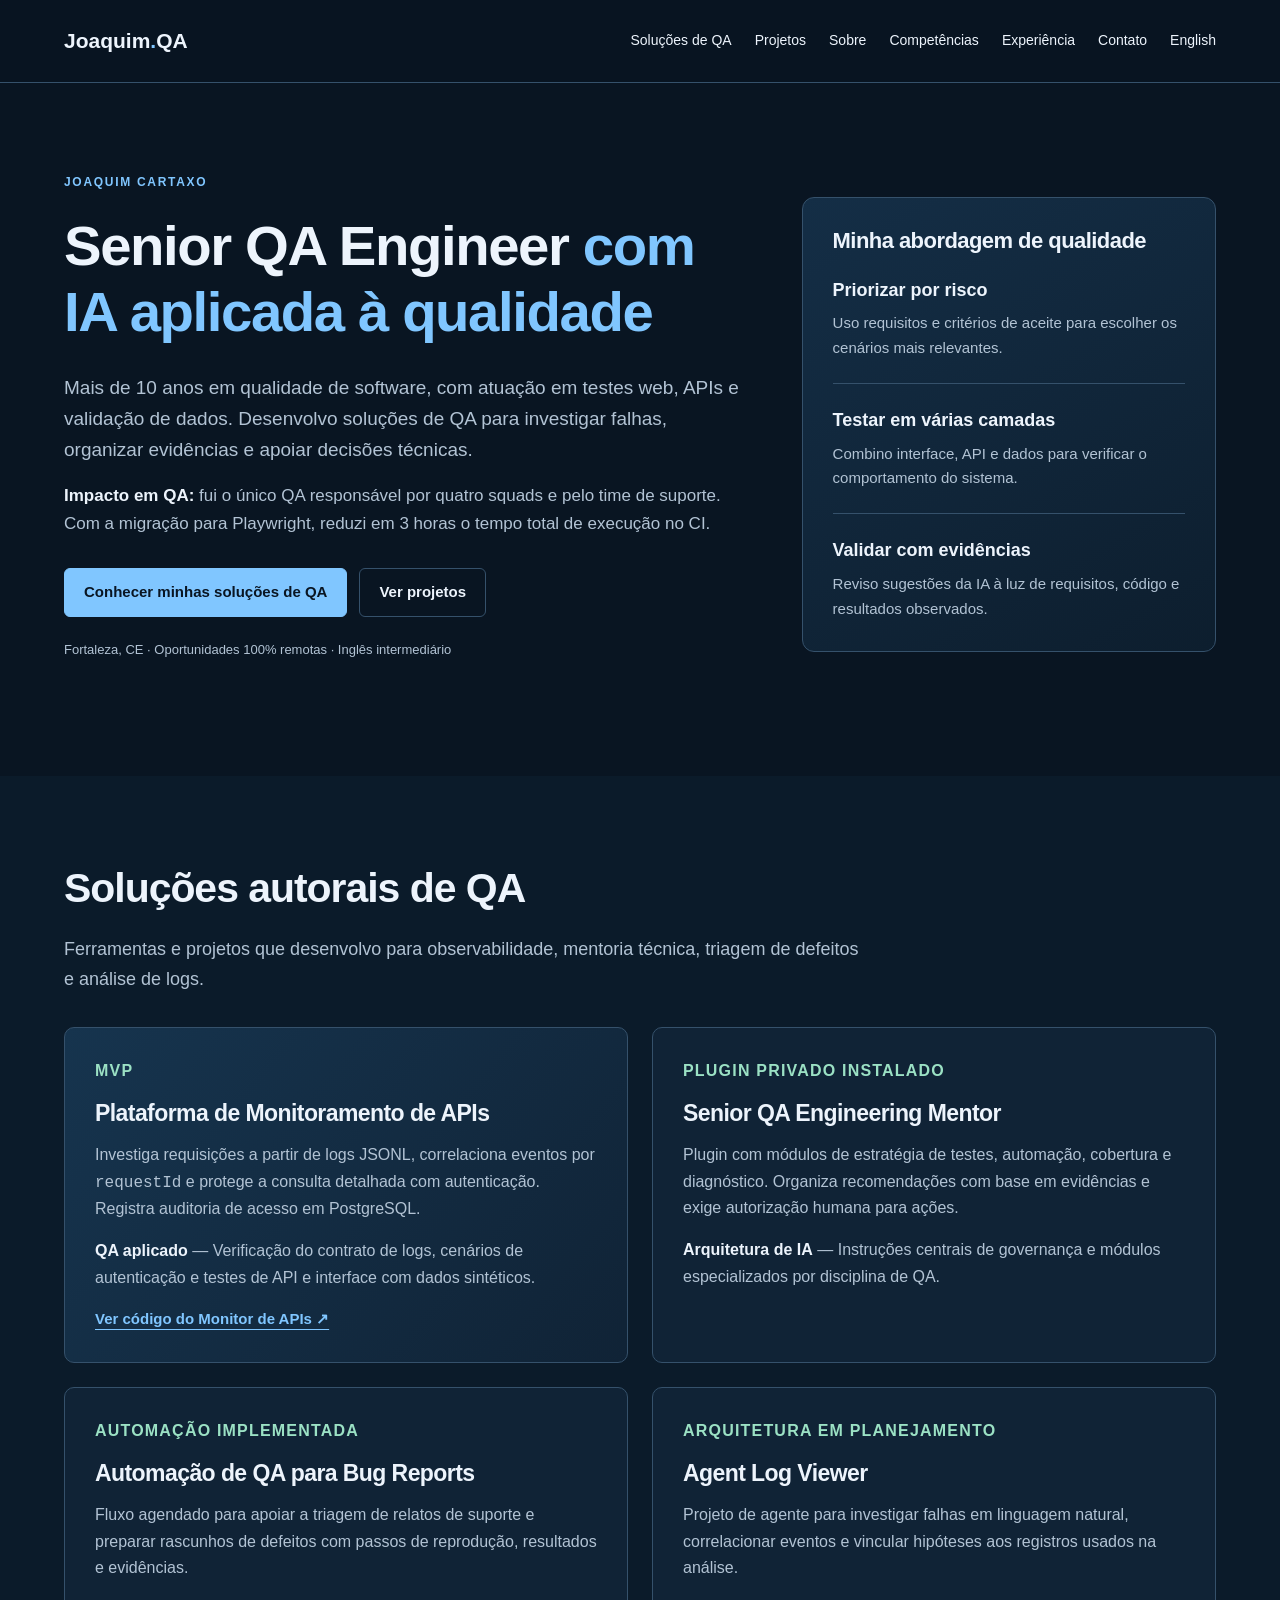
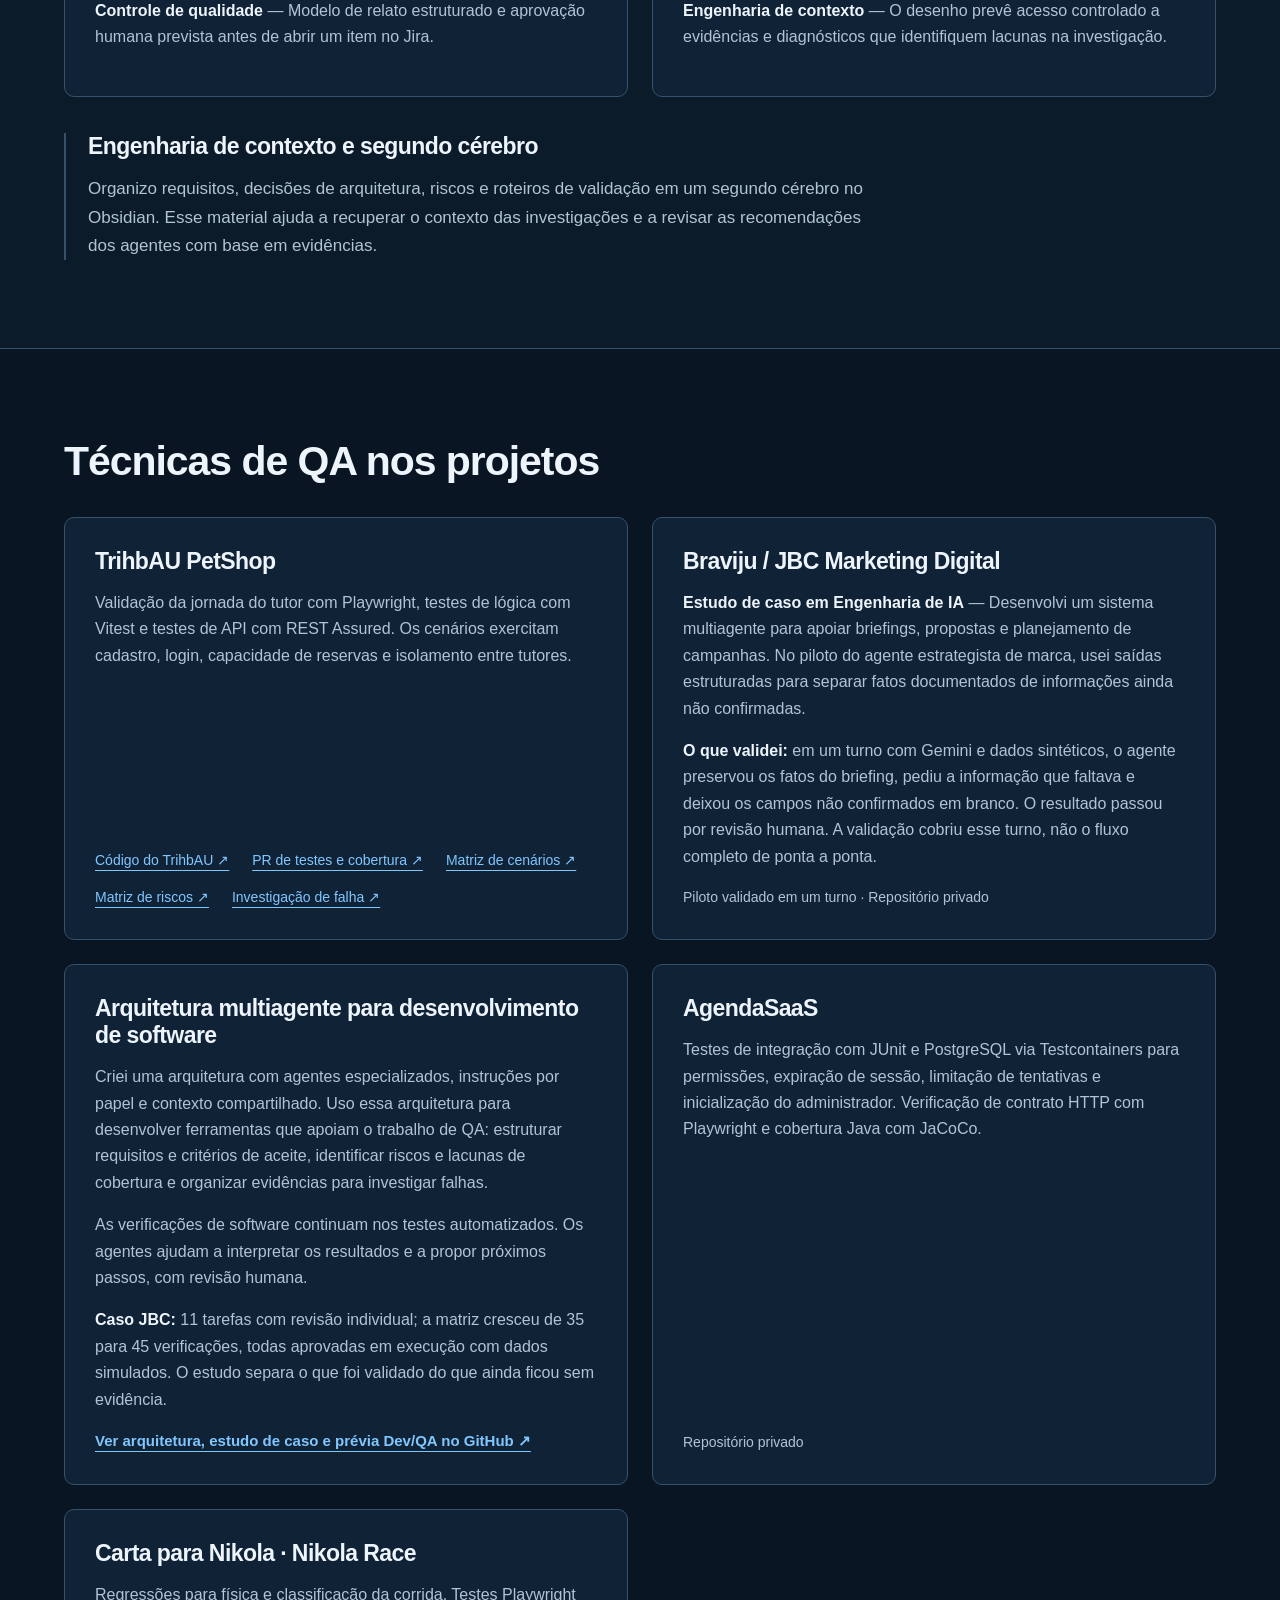
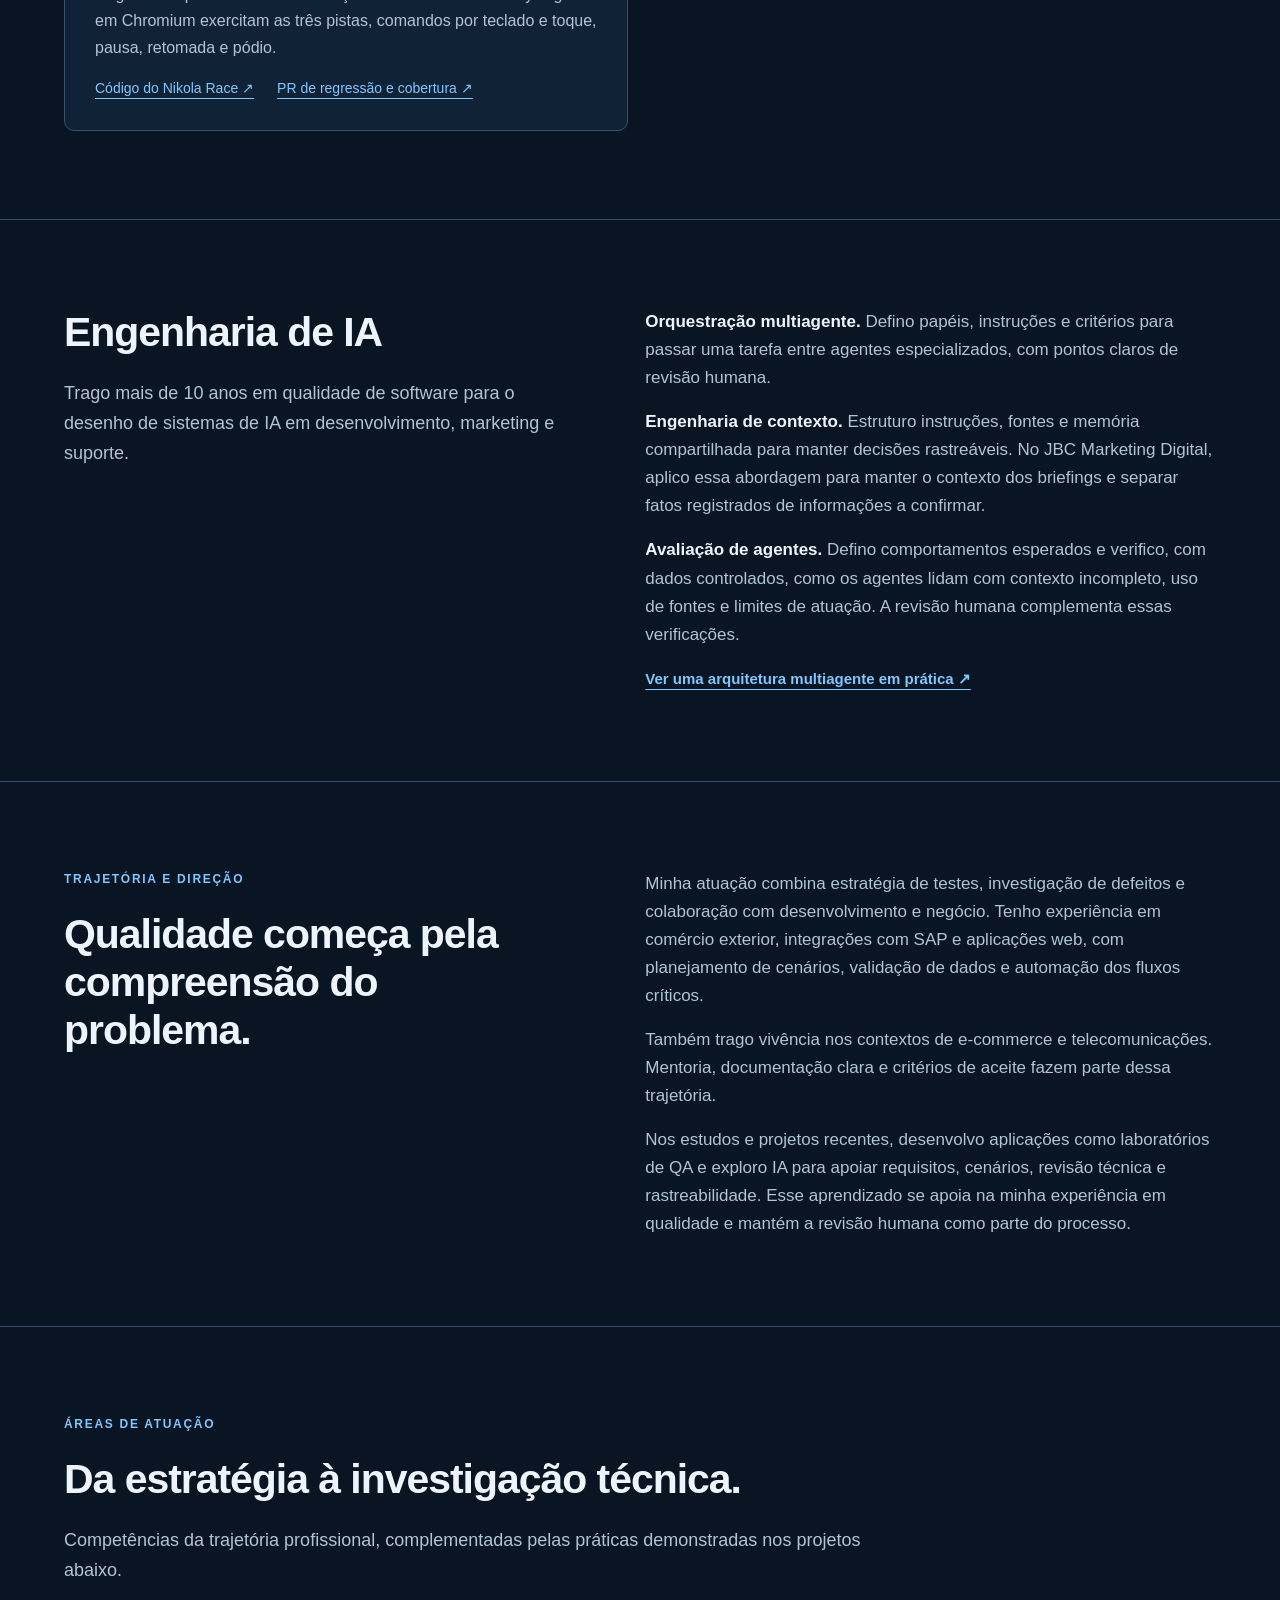
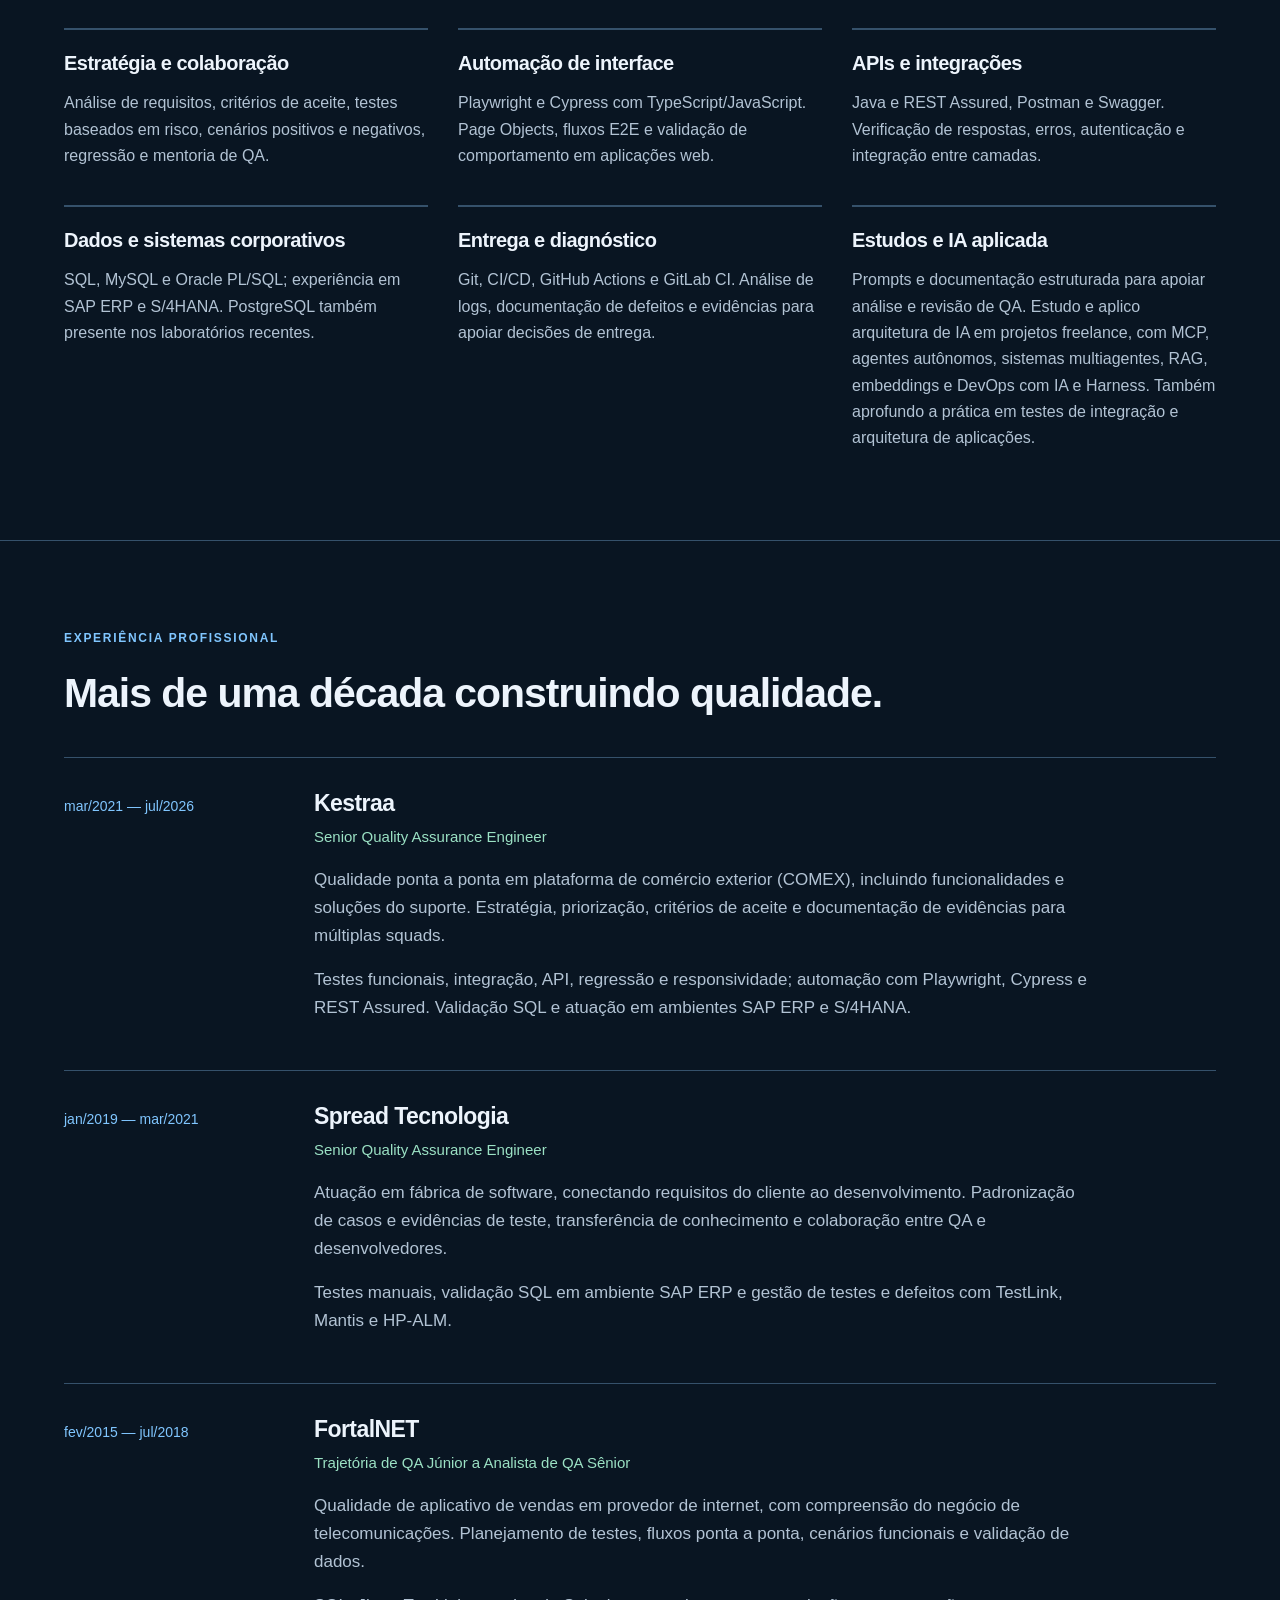
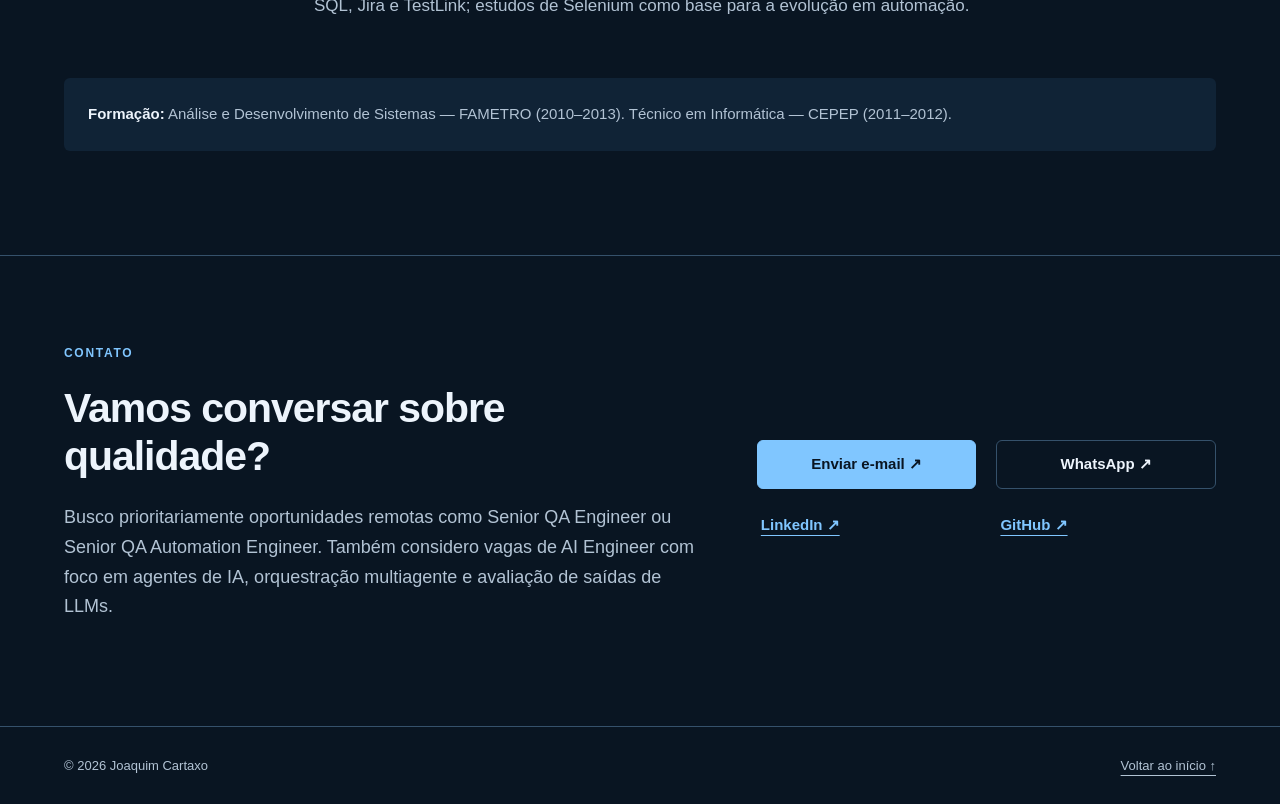
<file: index.html>
<!DOCTYPE html>
<html lang="pt-BR">
<head>
<meta charset="UTF-8"><meta name="viewport" content="width=device-width, initial-scale=1">
<meta name="description" content="Joaquim Cartaxo, QA Sênior. Estratégia de testes, automação web e API e soluções autorais de diagnóstico, observabilidade e IA aplicada à qualidade.">
<meta name="theme-color" content="#091522"><title>Joaquim Cartaxo | Senior QA Engineer · Automação · IA aplicada</title><link rel="stylesheet" href="styles.css">
<link rel="alternate" hreflang="pt-BR" href="https://joaquimcartaxoqa.github.io/"><link rel="alternate" hreflang="en" href="https://joaquimcartaxoqa.github.io/en.html">
</head>
<body>
<a class="skip" href="#conteudo">Pular para o conteúdo</a>
<header>
  <nav class="wrap" aria-label="Navegação principal">
    <a class="brand" href="#inicio">Joaquim<span>.</span>QA</a>
    <div class="navlinks">
      <a href="#solucoes">Soluções de QA</a>
      <a href="#projetos">Projetos</a>
      <a href="#sobre">Sobre</a>
      <a href="#competencias">Competências</a>
      <a href="#experiencia">Experiência</a>
      <a href="#contato">Contato</a>
      <a href="en.html" hreflang="en" lang="en">English</a>
    </div>
  </nav>
</header>
<main id="conteudo">
<section id="inicio" class="hero wrap" aria-labelledby="titulo">
  <div>
    <p class="eyebrow">Joaquim Cartaxo</p>
    <h1 id="titulo">Senior QA Engineer <span>com IA aplicada à qualidade</span></h1>
    <p class="intro">Mais de 10 anos em qualidade de software, com atuação em testes web, APIs e validação de dados. Desenvolvo soluções de QA para investigar falhas, organizar evidências e apoiar decisões técnicas.</p>
    <p id="impacto-qa"><strong>Impacto em QA:</strong> fui o único QA responsável por quatro squads e pelo time de suporte. Com a migração para Playwright, reduzi em 3 horas o tempo total de execução no CI.</p>
    <div class="buttons">
      <a class="btn primary" href="#solucoes">Conhecer minhas soluções de QA</a>
      <a class="btn" href="#projetos">Ver projetos</a>
    </div>
    <p class="location">Fortaleza, CE · Oportunidades 100% remotas · Inglês intermediário</p>
  </div>
  <aside class="method" aria-labelledby="abordagem">
    <h2 id="abordagem">Minha abordagem de qualidade</h2>
    <ul>
      <li><div><strong>Priorizar por risco</strong><p>Uso requisitos e critérios de aceite para escolher os cenários mais relevantes.</p></div></li>
      <li><div><strong>Testar em várias camadas</strong><p>Combino interface, API e dados para verificar o comportamento do sistema.</p></div></li>
      <li><div><strong>Validar com evidências</strong><p>Reviso sugestões da IA à luz de requisitos, código e resultados observados.</p></div></li>
    </ul>
  </aside>
</section>

<section id="solucoes" class="ai-section" aria-labelledby="titulo-solucoes">
  <div class="wrap">
    <h2 id="titulo-solucoes">Soluções autorais de QA</h2>
    <p class="section-lead">Ferramentas e projetos que desenvolvo para observabilidade, mentoria técnica, triagem de defeitos e análise de logs.</p>
    <div class="projects-grid case-grid">
      <article class="project">
        <p class="status">MVP</p>
        <h3>Plataforma de Monitoramento de APIs</h3>
        <p>Investiga requisições a partir de logs JSONL, correlaciona eventos por <code>requestId</code> e protege a consulta detalhada com autenticação. Registra auditoria de acesso em PostgreSQL.</p>
        <p><strong>QA aplicado</strong> — Verificação do contrato de logs, cenários de autenticação e testes de API e interface com dados sintéticos.</p>
        <a class="text-link" href="https://github.com/JoaquimcartaxoQA/api-monitoring-platform">Ver código do Monitor de APIs ↗</a>
      </article>
      <article class="project">
        <p class="status">Plugin privado instalado</p>
        <h3>Senior QA Engineering Mentor</h3>
        <p>Plugin com módulos de estratégia de testes, automação, cobertura e diagnóstico. Organiza recomendações com base em evidências e exige autorização humana para ações.</p>
        <p><strong>Arquitetura de IA</strong> — Instruções centrais de governança e módulos especializados por disciplina de QA.</p>
      </article>
      <article class="project">
        <p class="status">Automação implementada</p>
        <h3>Automação de QA para Bug Reports</h3>
        <p>Fluxo agendado para apoiar a triagem de relatos de suporte e preparar rascunhos de defeitos com passos de reprodução, resultados e evidências.</p>
        <p><strong>Controle de qualidade</strong> — Modelo de relato estruturado e aprovação humana prevista antes de abrir um item no Jira.</p>
      </article>
      <article class="project">
        <p class="status">Arquitetura em planejamento</p>
        <h3>Agent Log Viewer</h3>
        <p>Projeto de agente para investigar falhas em linguagem natural, correlacionar eventos e vincular hipóteses aos registros usados na análise.</p>
        <p><strong>Engenharia de contexto</strong> — O desenho prevê acesso controlado a evidências e diagnósticos que identifiquem lacunas na investigação.</p>
      </article>
    </div>
    <div id="ia" class="context-note">
      <h3>Engenharia de contexto e segundo cérebro</h3>
      <p>Organizo requisitos, decisões de arquitetura, riscos e roteiros de validação em um segundo cérebro no Obsidian. Esse material ajuda a recuperar o contexto das investigações e a revisar as recomendações dos agentes com base em evidências.</p>
    </div>
  </div>
</section>

<section id="projetos" aria-labelledby="titulo-projetos">
  <div class="wrap">
    <h2 id="titulo-projetos">Técnicas de QA nos projetos</h2>
    <div class="projects-grid case-grid">
      <article class="project">
        <h3>TrihbAU PetShop</h3>
        <p>Validação da jornada do tutor com Playwright, testes de lógica com Vitest e testes de API com REST Assured. Os cenários exercitam cadastro, login, capacidade de reservas e isolamento entre tutores.</p>
        <div class="evidence-links">
          <a href="https://github.com/JoaquimcartaxoQA/trihbau-petshop-login">Código do TrihbAU ↗</a>
          <a href="https://github.com/JoaquimcartaxoQA/trihbau-petshop-login/pull/1">PR de testes e cobertura ↗</a>
          <a href="https://github.com/JoaquimcartaxoQA/trihbau-petshop-login/blob/4f6d14f92264f8850523cf0dc3175b41ac50e2c8/docs/qa/matriz-cenarios-teste.md">Matriz de cenários ↗</a>
          <a href="https://github.com/JoaquimcartaxoQA/trihbau-petshop-login/blob/4f6d14f92264f8850523cf0dc3175b41ac50e2c8/docs/qa/matriz-riscos-teste-ia.md">Matriz de riscos ↗</a>
          <a href="https://github.com/JoaquimcartaxoQA/trihbau-petshop-login/blob/4f6d14f92264f8850523cf0dc3175b41ac50e2c8/docs/qa/analise-falha-tecnica-3.md">Investigação de falha ↗</a>
        </div>
      </article>
      <article class="project" id="caso-braviju">
        <h3>Braviju / JBC Marketing Digital</h3>
        <p><strong>Estudo de caso em Engenharia de IA</strong> — Desenvolvi um sistema multiagente para apoiar briefings, propostas e planejamento de campanhas. No piloto do agente estrategista de marca, usei saídas estruturadas para separar fatos documentados de informações ainda não confirmadas.</p>
        <p><strong>O que validei:</strong> em um turno com Gemini e dados sintéticos, o agente preservou os fatos do briefing, pediu a informação que faltava e deixou os campos não confirmados em branco. O resultado passou por revisão humana. A validação cobriu esse turno, não o fluxo completo de ponta a ponta.</p>
        <p class="note">Piloto validado em um turno · Repositório privado</p>
      </article>
      <article class="project" id="arquitetura-multiagente">
        <h3>Arquitetura multiagente para desenvolvimento de software</h3>
        <p>Criei uma arquitetura com agentes especializados, instruções por papel e contexto compartilhado. Uso essa arquitetura para desenvolver ferramentas que apoiam o trabalho de QA: estruturar requisitos e critérios de aceite, identificar riscos e lacunas de cobertura e organizar evidências para investigar falhas.</p>
        <p>As verificações de software continuam nos testes automatizados. Os agentes ajudam a interpretar os resultados e a propor próximos passos, com revisão humana.</p>
        <p><strong>Caso JBC:</strong> 11 tarefas com revisão individual; a matriz cresceu de 35 para 45 verificações, todas aprovadas em execução com dados simulados. O estudo separa o que foi validado do que ainda ficou sem evidência.</p>
        <a class="text-link" href="https://github.com/JoaquimcartaxoQA/multiagent-dev-qa">Ver arquitetura, estudo de caso e prévia Dev/QA no GitHub ↗</a>
      </article>
      <article class="project">
        <h3>AgendaSaaS</h3>
        <p>Testes de integração com JUnit e PostgreSQL via Testcontainers para permissões, expiração de sessão, limitação de tentativas e inicialização do administrador. Verificação de contrato HTTP com Playwright e cobertura Java com JaCoCo.</p>
        <p class="note">Repositório privado</p>
      </article>
      <article class="project">
        <h3>Carta para Nikola · Nikola Race</h3>
        <p>Regressões para física e classificação da corrida. Testes Playwright em Chromium exercitam as três pistas, comandos por teclado e toque, pausa, retomada e pódio.</p>
        <div class="evidence-links">
          <a href="https://github.com/JoaquimcartaxoQA/carta-para-nikola">Código do Nikola Race ↗</a>
          <a href="https://github.com/JoaquimcartaxoQA/carta-para-nikola/pull/4">PR de regressão e cobertura ↗</a>
        </div>
      </article>
    </div>
  </div>
</section>

<section id="engenharia-de-ia" aria-labelledby="titulo-engenharia-de-ia">
  <div class="wrap split">
    <div>
      <h2 id="titulo-engenharia-de-ia">Engenharia de IA</h2>
      <p class="section-lead">Trago mais de 10 anos em qualidade de software para o desenho de sistemas de IA em desenvolvimento, marketing e suporte.</p>
    </div>
    <div class="prose">
      <p><strong>Orquestração multiagente.</strong> Defino papéis, instruções e critérios para passar uma tarefa entre agentes especializados, com pontos claros de revisão humana.</p>
      <p><strong>Engenharia de contexto.</strong> Estruturo instruções, fontes e memória compartilhada para manter decisões rastreáveis. No JBC Marketing Digital, aplico essa abordagem para manter o contexto dos briefings e separar fatos registrados de informações a confirmar.</p>
      <p><strong>Avaliação de agentes.</strong> Defino comportamentos esperados e verifico, com dados controlados, como os agentes lidam com contexto incompleto, uso de fontes e limites de atuação. A revisão humana complementa essas verificações.</p>
      <p><a class="text-link" href="https://github.com/JoaquimcartaxoQA/multiagent-dev-qa">Ver uma arquitetura multiagente em prática ↗</a></p>
    </div>
  </div>
</section>

<section id="sobre"><div class="wrap split"><div><p class="eyebrow">Trajetória e direção</p><h2>Qualidade começa pela compreensão do problema.</h2></div><div class="prose"><p>Minha atuação combina estratégia de testes, investigação de defeitos e colaboração com desenvolvimento e negócio. Tenho experiência em comércio exterior, integrações com SAP e aplicações web, com planejamento de cenários, validação de dados e automação dos fluxos críticos.</p><p>Também trago vivência nos contextos de e-commerce e telecomunicações. Mentoria, documentação clara e critérios de aceite fazem parte dessa trajetória.</p><p>Nos estudos e projetos recentes, desenvolvo aplicações como laboratórios de QA e exploro IA para apoiar requisitos, cenários, revisão técnica e rastreabilidade. Esse aprendizado se apoia na minha experiência em qualidade e mantém a revisão humana como parte do processo.</p></div></div></section>
<section id="competencias"><div class="wrap"><p class="eyebrow">Áreas de atuação</p><h2>Da estratégia à investigação técnica.</h2><p class="section-lead">Competências da trajetória profissional, complementadas pelas práticas demonstradas nos projetos abaixo.</p><div class="skills-grid">
<article class="skill"><h3>Estratégia e colaboração</h3><p>Análise de requisitos, critérios de aceite, testes baseados em risco, cenários positivos e negativos, regressão e mentoria de QA.</p></article>
<article class="skill"><h3>Automação de interface</h3><p>Playwright e Cypress com TypeScript/JavaScript. Page Objects, fluxos E2E e validação de comportamento em aplicações web.</p></article>
<article class="skill"><h3>APIs e integrações</h3><p>Java e REST Assured, Postman e Swagger. Verificação de respostas, erros, autenticação e integração entre camadas.</p></article>
<article class="skill"><h3>Dados e sistemas corporativos</h3><p>SQL, MySQL e Oracle PL/SQL; experiência em SAP ERP e S/4HANA. PostgreSQL também presente nos laboratórios recentes.</p></article>
<article class="skill"><h3>Entrega e diagnóstico</h3><p>Git, CI/CD, GitHub Actions e GitLab CI. Análise de logs, documentação de defeitos e evidências para apoiar decisões de entrega.</p></article>
<article class="skill"><h3>Estudos e IA aplicada</h3><p>Prompts e documentação estruturada para apoiar análise e revisão de QA. Estudo e aplico arquitetura de IA em projetos freelance, com MCP, agentes autônomos, sistemas multiagentes, RAG, embeddings e DevOps com IA e Harness. Também aprofundo a prática em testes de integração e arquitetura de aplicações.</p></article>
</div></div></section>
<section id="experiencia"><div class="wrap"><p class="eyebrow">Experiência profissional</p><h2>Mais de uma década construindo qualidade.</h2><div class="timeline">
<article><div class="period">mar/2021 — jul/2026</div><div><h3>Kestraa</h3><p class="role">Senior Quality Assurance Engineer</p><p>Qualidade ponta a ponta em plataforma de comércio exterior (COMEX), incluindo funcionalidades e soluções do suporte. Estratégia, priorização, critérios de aceite e documentação de evidências para múltiplas squads.</p><p>Testes funcionais, integração, API, regressão e responsividade; automação com Playwright, Cypress e REST Assured. Validação SQL e atuação em ambientes SAP ERP e S/4HANA.</p></div></article>
<article><div class="period">jan/2019 — mar/2021</div><div><h3>Spread Tecnologia</h3><p class="role">Senior Quality Assurance Engineer</p><p>Atuação em fábrica de software, conectando requisitos do cliente ao desenvolvimento. Padronização de casos e evidências de teste, transferência de conhecimento e colaboração entre QA e desenvolvedores.</p><p>Testes manuais, validação SQL em ambiente SAP ERP e gestão de testes e defeitos com TestLink, Mantis e HP-ALM.</p></div></article>
<article><div class="period">fev/2015 — jul/2018</div><div><h3>FortalNET</h3><p class="role">Trajetória de QA Júnior a Analista de QA Sênior</p><p>Qualidade de aplicativo de vendas em provedor de internet, com compreensão do negócio de telecomunicações. Planejamento de testes, fluxos ponta a ponta, cenários funcionais e validação de dados.</p><p>SQL, Jira e TestLink; estudos de Selenium como base para a evolução em automação.</p></div></article>
</div><p class="education"><strong>Formação:</strong> Análise e Desenvolvimento de Sistemas — FAMETRO (2010–2013). Técnico em Informática — CEPEP (2011–2012).</p></div></section>
<section id="contato"><div class="wrap contact-layout"><div><p class="eyebrow">Contato</p><h2>Vamos conversar sobre qualidade?</h2><p class="section-lead">Busco prioritariamente oportunidades remotas como Senior QA Engineer ou Senior QA Automation Engineer. Também considero vagas de AI Engineer com foco em agentes de IA, orquestração multiagente e avaliação de saídas de LLMs.</p></div><div class="contact-links"><a class="btn primary" href="mailto:jcartaxo.bjj@gmail.com">Enviar e-mail ↗</a><a class="btn" href="https://wa.me/5585997339952?text=Ol%C3%A1%20Joaquim%2C%20vi%20seu%20portf%C3%B3lio%20e%20gostaria%20de%20conversar." target="_blank" rel="noopener noreferrer">WhatsApp ↗</a><a class="text-link" href="https://www.linkedin.com/in/joaquim-cartaxo-qa/" target="_blank" rel="noopener noreferrer">LinkedIn ↗</a><a class="text-link" href="https://github.com/JoaquimcartaxoQA" target="_blank" rel="noopener noreferrer">GitHub ↗</a></div></div></section>
</main><footer><div class="wrap"><p>© 2026 Joaquim Cartaxo</p><a href="#inicio">Voltar ao início ↑</a></div></footer>
</body></html>
</file>
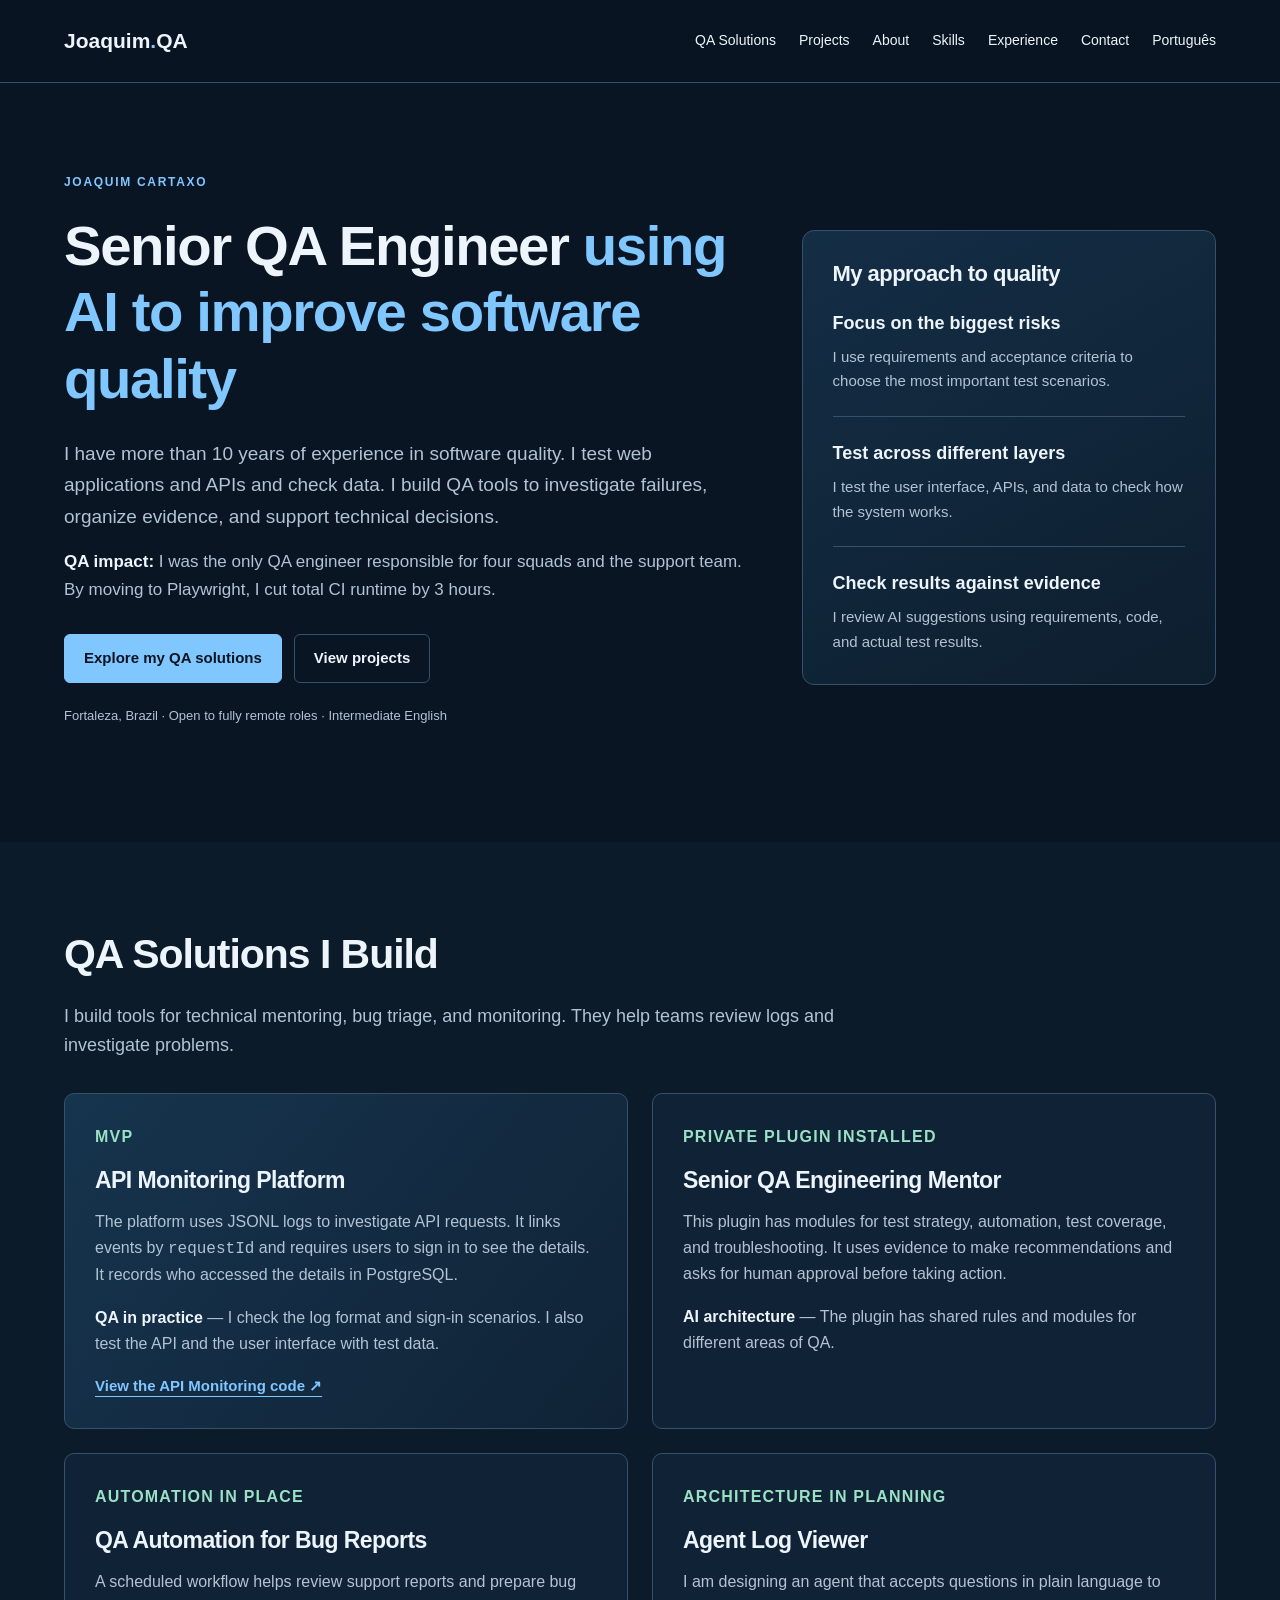
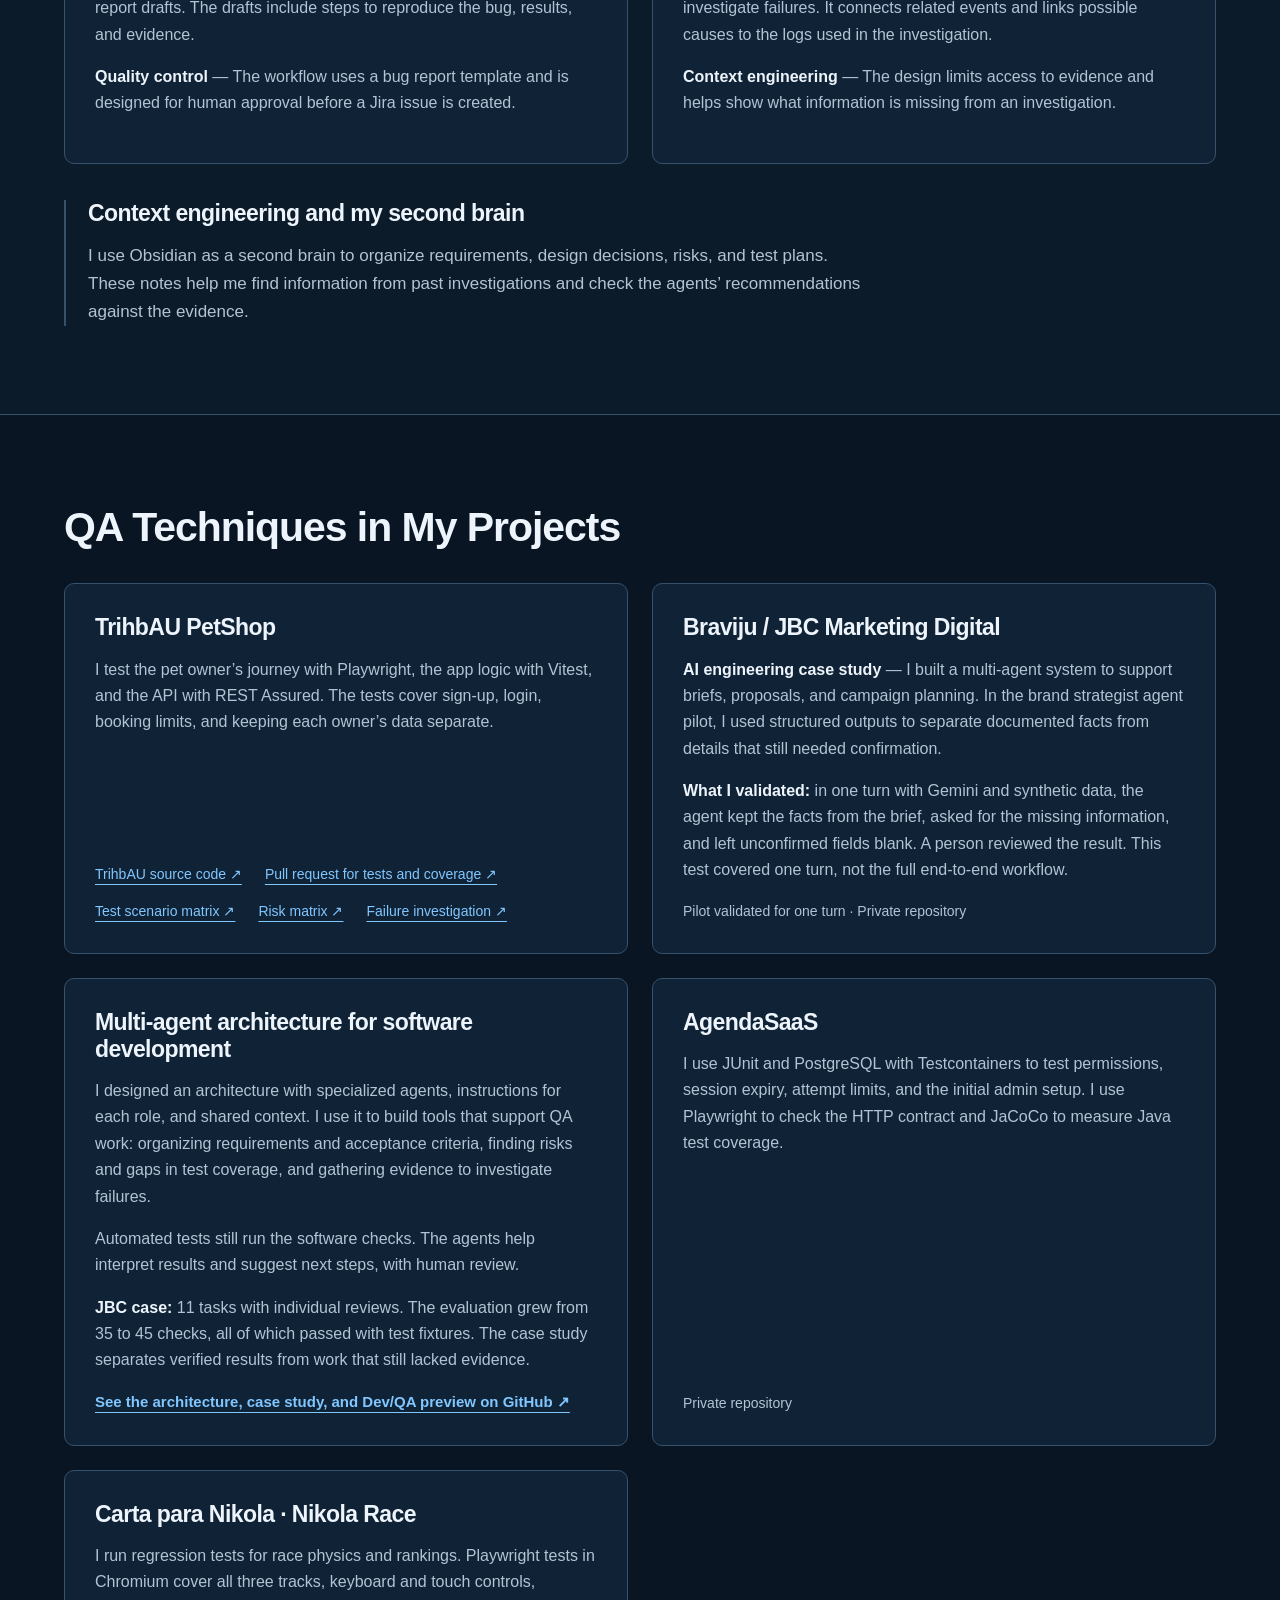
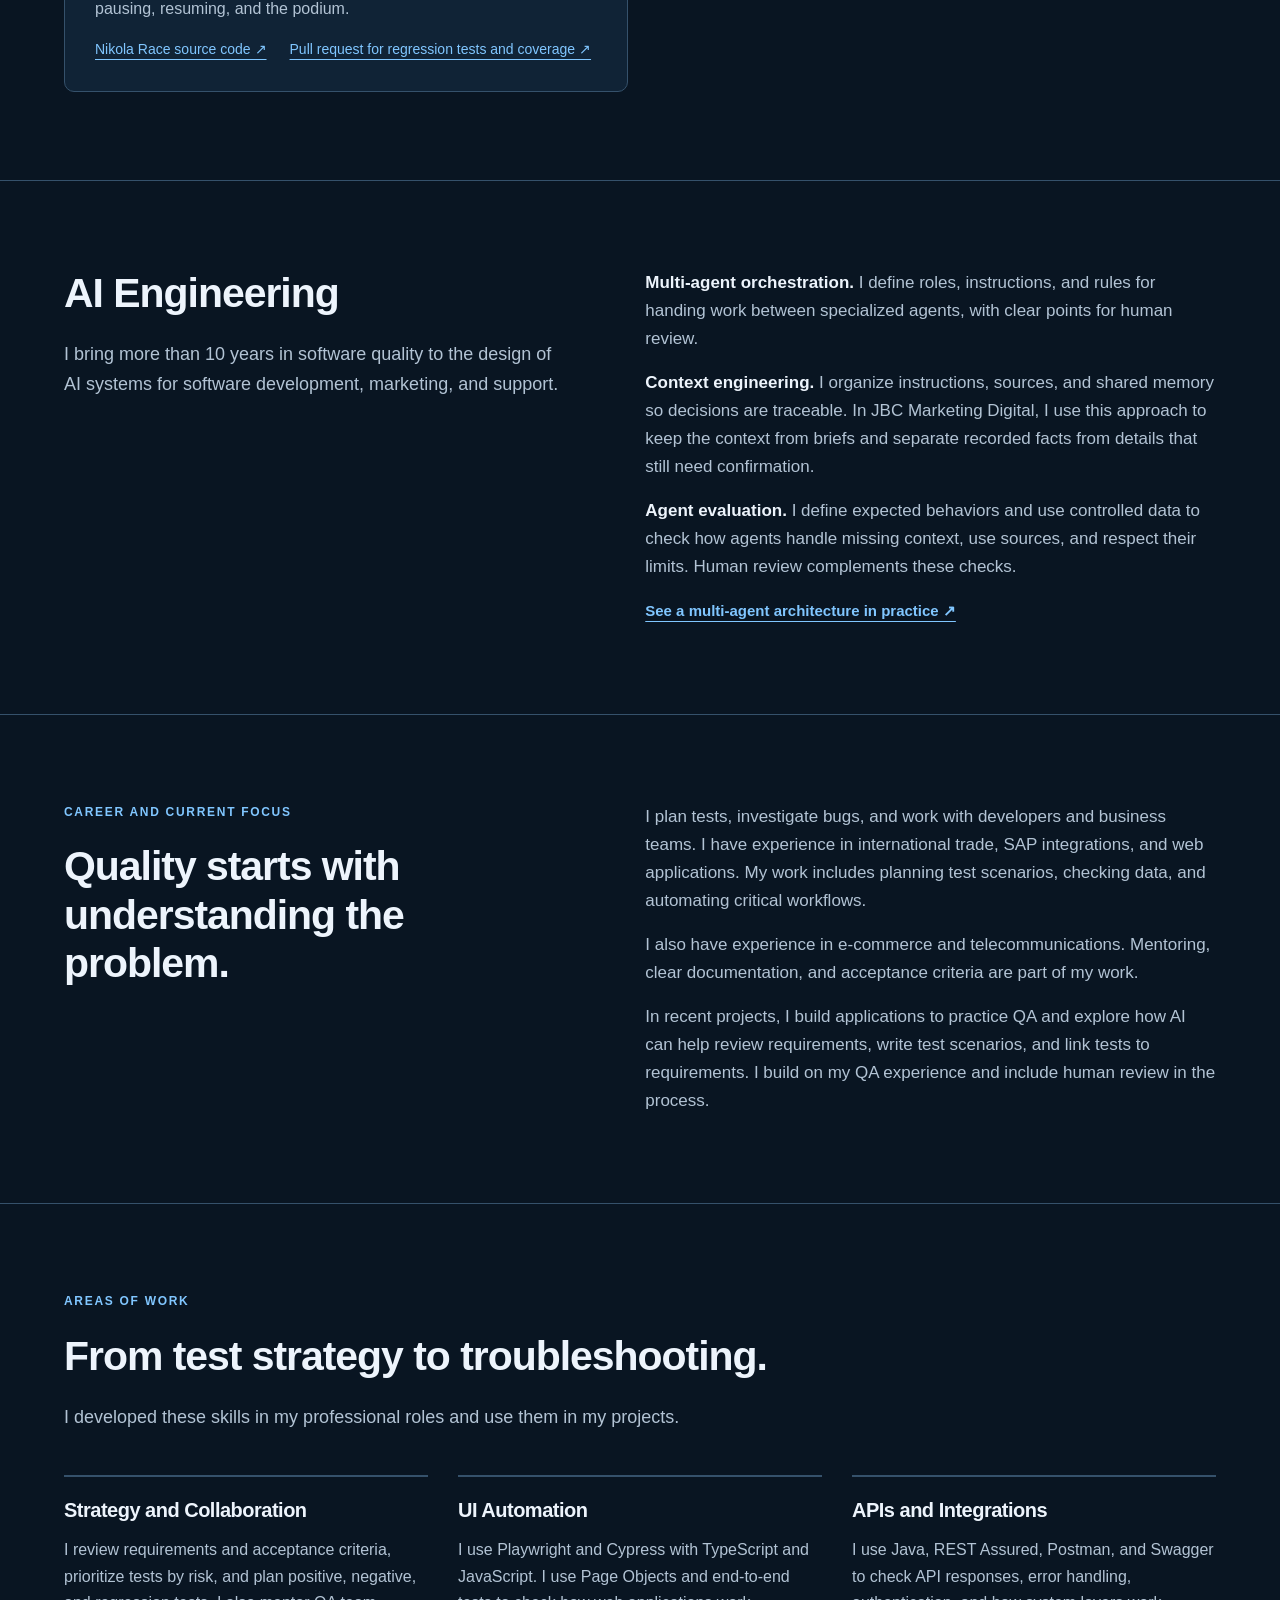
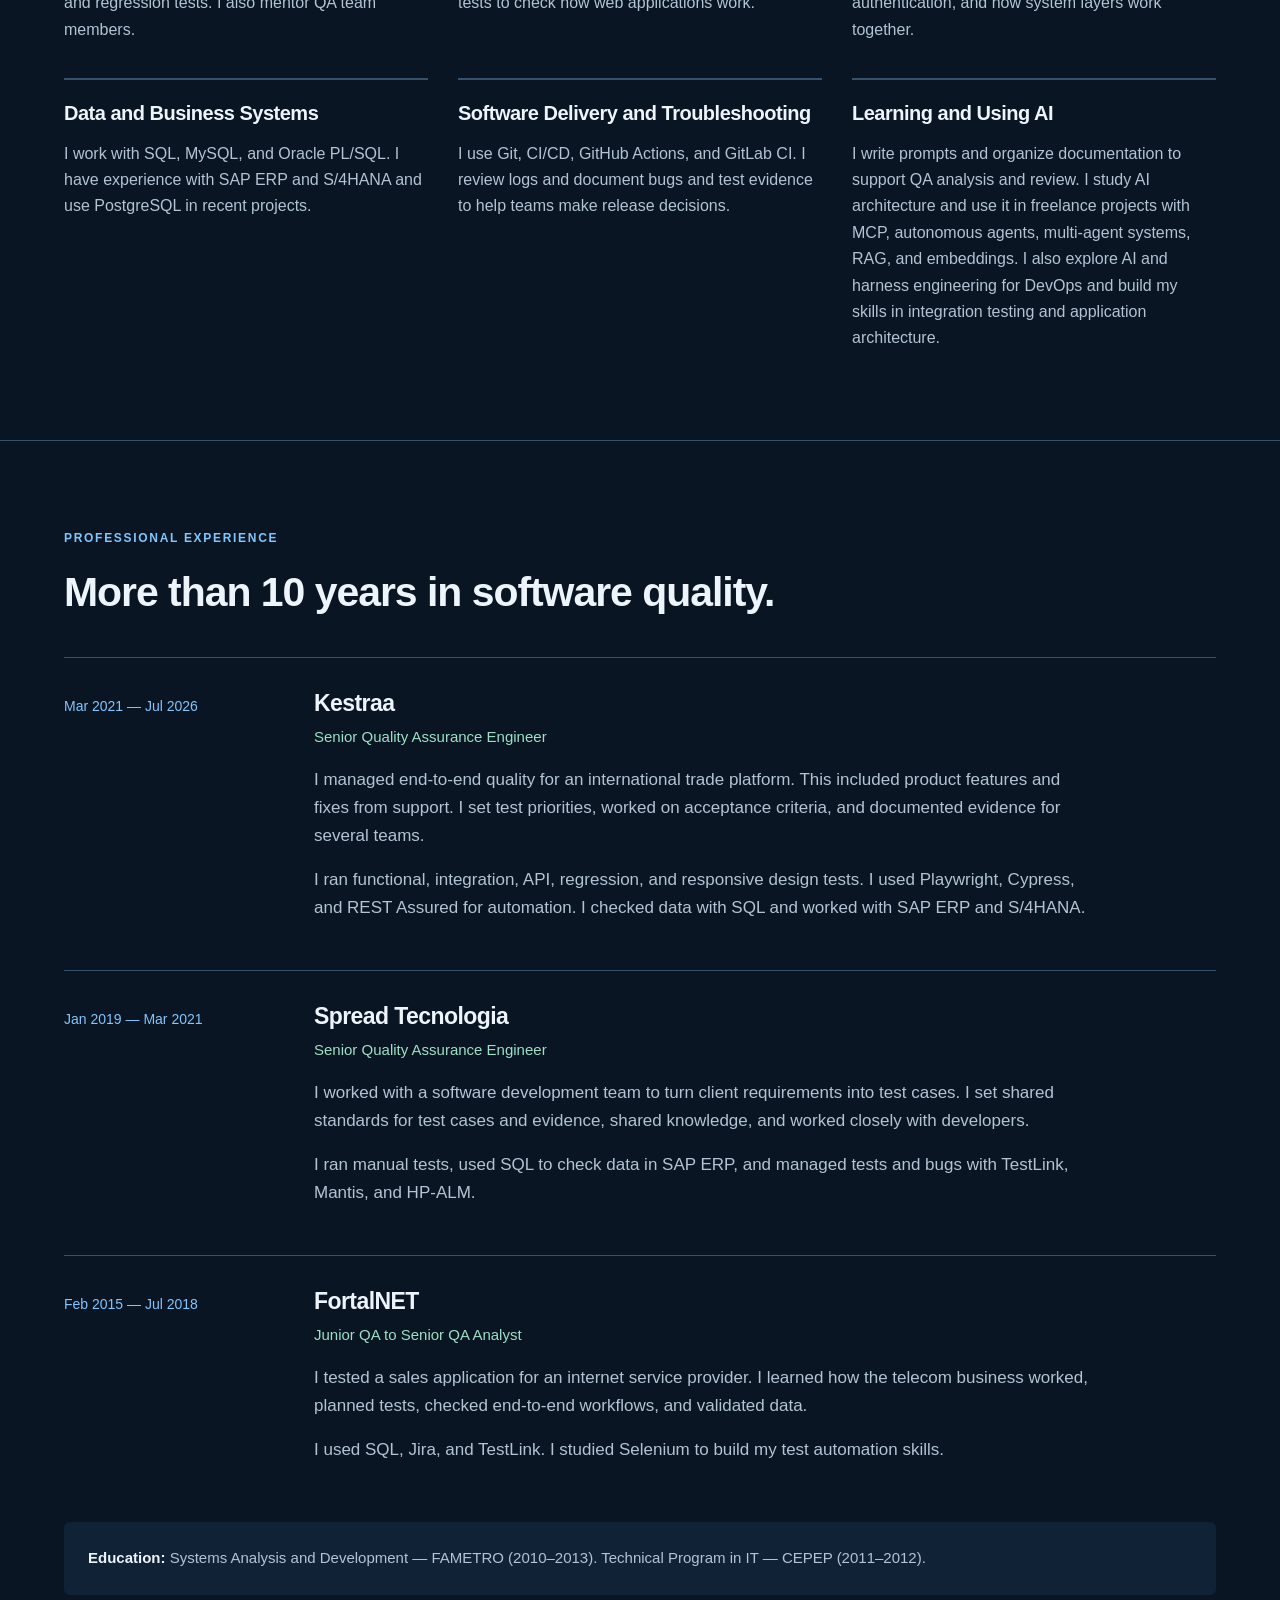
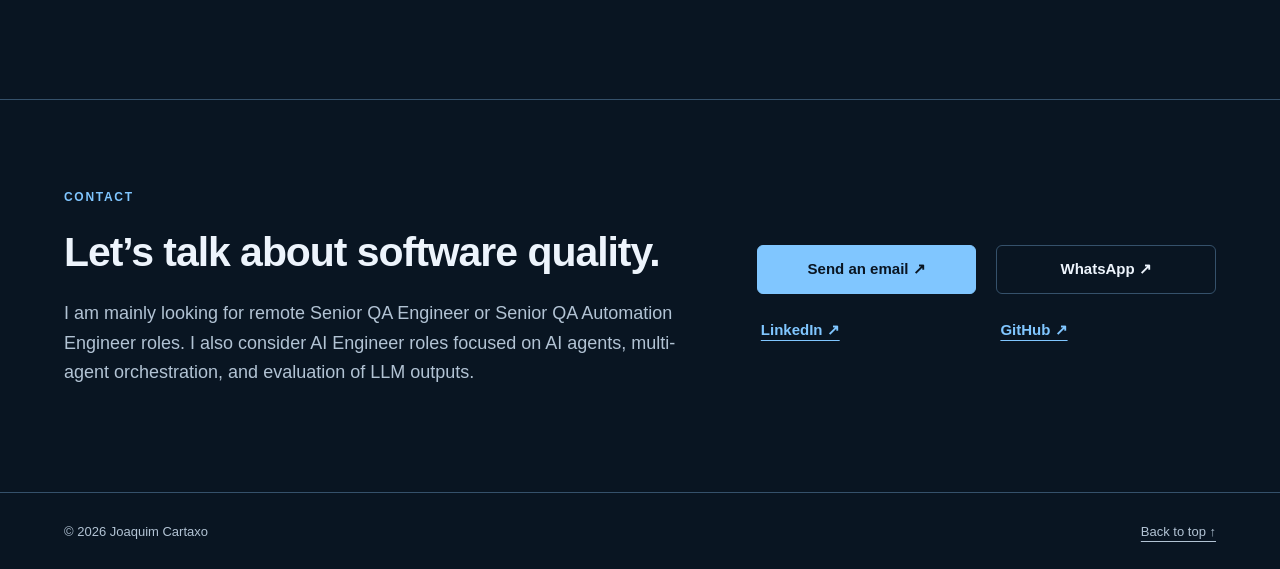
<file: en.html>
<!DOCTYPE html>
<html lang="en">
<head>
<meta charset="UTF-8"><meta name="viewport" content="width=device-width, initial-scale=1">
<meta name="description" content="Joaquim Cartaxo, Senior QA Engineer. Test strategy, web and API automation, and tools for troubleshooting, monitoring, and AI in QA.">
<meta name="theme-color" content="#091522"><title>Joaquim Cartaxo | Senior QA Engineer · Automation · AI in QA</title><link rel="stylesheet" href="styles.css">
<link rel="alternate" hreflang="pt-BR" href="https://joaquimcartaxoqa.github.io/"><link rel="alternate" hreflang="en" href="https://joaquimcartaxoqa.github.io/en.html">
</head>
<body>
<a class="skip" href="#conteudo">Skip to content</a>
<header>
  <nav class="wrap" aria-label="Navegação principal">
    <a class="brand" href="#inicio">Joaquim<span>.</span>QA</a>
    <div class="navlinks">
      <a href="#solucoes">QA Solutions</a>
      <a href="#projetos">Projects</a>
      <a href="#sobre">About</a>
      <a href="#competencias">Skills</a>
      <a href="#experiencia">Experience</a>
      <a href="#contato">Contact</a>
      <a href="./" hreflang="pt-BR" lang="pt-BR">Português</a>
    </div>
  </nav>
</header>
<main id="conteudo">
<section id="inicio" class="hero wrap" aria-labelledby="titulo">
  <div>
    <p class="eyebrow">Joaquim Cartaxo</p>
    <h1 id="titulo">Senior QA Engineer <span>using AI to improve software quality</span></h1>
    <p class="intro">I have more than 10 years of experience in software quality. I test web applications and APIs and check data. I build QA tools to investigate failures, organize evidence, and support technical decisions.</p>
    <p id="impacto-qa"><strong>QA impact:</strong> I was the only QA engineer responsible for four squads and the support team. By moving to Playwright, I cut total CI runtime by 3 hours.</p>
    <div class="buttons">
      <a class="btn primary" href="#solucoes">Explore my QA solutions</a>
      <a class="btn" href="#projetos">View projects</a>
    </div>
    <p class="location">Fortaleza, Brazil · Open to fully remote roles · Intermediate English</p>
  </div>
  <aside class="method" aria-labelledby="abordagem">
    <h2 id="abordagem">My approach to quality</h2>
    <ul>
      <li><div><strong>Focus on the biggest risks</strong><p>I use requirements and acceptance criteria to choose the most important test scenarios.</p></div></li>
      <li><div><strong>Test across different layers</strong><p>I test the user interface, APIs, and data to check how the system works.</p></div></li>
      <li><div><strong>Check results against evidence</strong><p>I review AI suggestions using requirements, code, and actual test results.</p></div></li>
    </ul>
  </aside>
</section>

<section id="solucoes" class="ai-section" aria-labelledby="titulo-solucoes">
  <div class="wrap">
    <h2 id="titulo-solucoes">QA Solutions I Build</h2>
    <p class="section-lead">I build tools for technical mentoring, bug triage, and monitoring. They help teams review logs and investigate problems.</p>
    <div class="projects-grid case-grid">
      <article class="project">
        <p class="status">MVP</p>
        <h3>API Monitoring Platform</h3>
        <p>The platform uses JSONL logs to investigate API requests. It links events by <code>requestId</code> and requires users to sign in to see the details. It records who accessed the details in PostgreSQL.</p>
        <p><strong>QA in practice</strong> — I check the log format and sign-in scenarios. I also test the API and the user interface with test data.</p>
        <a class="text-link" href="https://github.com/JoaquimcartaxoQA/api-monitoring-platform">View the API Monitoring code ↗</a>
      </article>
      <article class="project">
        <p class="status">Private plugin installed</p>
        <h3>Senior QA Engineering Mentor</h3>
        <p>This plugin has modules for test strategy, automation, test coverage, and troubleshooting. It uses evidence to make recommendations and asks for human approval before taking action.</p>
        <p><strong>AI architecture</strong> — The plugin has shared rules and modules for different areas of QA.</p>
      </article>
      <article class="project">
        <p class="status">Automation in place</p>
        <h3>QA Automation for Bug Reports</h3>
        <p>A scheduled workflow helps review support reports and prepare bug report drafts. The drafts include steps to reproduce the bug, results, and evidence.</p>
        <p><strong>Quality control</strong> — The workflow uses a bug report template and is designed for human approval before a Jira issue is created.</p>
      </article>
      <article class="project">
        <p class="status">Architecture in planning</p>
        <h3>Agent Log Viewer</h3>
        <p>I am designing an agent that accepts questions in plain language to investigate failures. It connects related events and links possible causes to the logs used in the investigation.</p>
        <p><strong>Context engineering</strong> — The design limits access to evidence and helps show what information is missing from an investigation.</p>
      </article>
    </div>
    <div id="ia" class="context-note">
      <h3>Context engineering and my second brain</h3>
      <p>I use Obsidian as a second brain to organize requirements, design decisions, risks, and test plans. These notes help me find information from past investigations and check the agents’ recommendations against the evidence.</p>
    </div>
  </div>
</section>

<section id="projetos" aria-labelledby="titulo-projetos">
  <div class="wrap">
    <h2 id="titulo-projetos">QA Techniques in My Projects</h2>
    <div class="projects-grid case-grid">
      <article class="project">
        <h3>TrihbAU PetShop</h3>
        <p>I test the pet owner’s journey with Playwright, the app logic with Vitest, and the API with REST Assured. The tests cover sign-up, login, booking limits, and keeping each owner’s data separate.</p>
        <div class="evidence-links">
          <a href="https://github.com/JoaquimcartaxoQA/trihbau-petshop-login">TrihbAU source code ↗</a>
          <a href="https://github.com/JoaquimcartaxoQA/trihbau-petshop-login/pull/1">Pull request for tests and coverage ↗</a>
          <a href="https://github.com/JoaquimcartaxoQA/trihbau-petshop-login/blob/4f6d14f92264f8850523cf0dc3175b41ac50e2c8/docs/qa/matriz-cenarios-teste.md">Test scenario matrix ↗</a>
          <a href="https://github.com/JoaquimcartaxoQA/trihbau-petshop-login/blob/4f6d14f92264f8850523cf0dc3175b41ac50e2c8/docs/qa/matriz-riscos-teste-ia.md">Risk matrix ↗</a>
          <a href="https://github.com/JoaquimcartaxoQA/trihbau-petshop-login/blob/4f6d14f92264f8850523cf0dc3175b41ac50e2c8/docs/qa/analise-falha-tecnica-3.md">Failure investigation ↗</a>
        </div>
      </article>
      <article class="project" id="caso-braviju">
        <h3>Braviju / JBC Marketing Digital</h3>
        <p><strong>AI engineering case study</strong> — I built a multi-agent system to support briefs, proposals, and campaign planning. In the brand strategist agent pilot, I used structured outputs to separate documented facts from details that still needed confirmation.</p>
        <p><strong>What I validated:</strong> in one turn with Gemini and synthetic data, the agent kept the facts from the brief, asked for the missing information, and left unconfirmed fields blank. A person reviewed the result. This test covered one turn, not the full end-to-end workflow.</p>
        <p class="note">Pilot validated for one turn · Private repository</p>
      </article>
      <article class="project" id="arquitetura-multiagente">
        <h3>Multi-agent architecture for software development</h3>
        <p>I designed an architecture with specialized agents, instructions for each role, and shared context. I use it to build tools that support QA work: organizing requirements and acceptance criteria, finding risks and gaps in test coverage, and gathering evidence to investigate failures.</p>
        <p>Automated tests still run the software checks. The agents help interpret results and suggest next steps, with human review.</p>
        <p><strong>JBC case:</strong> 11 tasks with individual reviews. The evaluation grew from 35 to 45 checks, all of which passed with test fixtures. The case study separates verified results from work that still lacked evidence.</p>
        <a class="text-link" href="https://github.com/JoaquimcartaxoQA/multiagent-dev-qa/blob/main/README.en.md">See the architecture, case study, and Dev/QA preview on GitHub ↗</a>
      </article>
      <article class="project">
        <h3>AgendaSaaS</h3>
        <p>I use JUnit and PostgreSQL with Testcontainers to test permissions, session expiry, attempt limits, and the initial admin setup. I use Playwright to check the HTTP contract and JaCoCo to measure Java test coverage.</p>
        <p class="note">Private repository</p>
      </article>
      <article class="project">
        <h3>Carta para Nikola · Nikola Race</h3>
        <p>I run regression tests for race physics and rankings. Playwright tests in Chromium cover all three tracks, keyboard and touch controls, pausing, resuming, and the podium.</p>
        <div class="evidence-links">
          <a href="https://github.com/JoaquimcartaxoQA/carta-para-nikola">Nikola Race source code ↗</a>
          <a href="https://github.com/JoaquimcartaxoQA/carta-para-nikola/pull/4">Pull request for regression tests and coverage ↗</a>
        </div>
      </article>
    </div>
  </div>
</section>

<section id="engenharia-de-ia" aria-labelledby="titulo-engenharia-de-ia">
  <div class="wrap split">
    <div>
      <h2 id="titulo-engenharia-de-ia">AI Engineering</h2>
      <p class="section-lead">I bring more than 10 years in software quality to the design of AI systems for software development, marketing, and support.</p>
    </div>
    <div class="prose">
      <p><strong>Multi-agent orchestration.</strong> I define roles, instructions, and rules for handing work between specialized agents, with clear points for human review.</p>
      <p><strong>Context engineering.</strong> I organize instructions, sources, and shared memory so decisions are traceable. In JBC Marketing Digital, I use this approach to keep the context from briefs and separate recorded facts from details that still need confirmation.</p>
      <p><strong>Agent evaluation.</strong> I define expected behaviors and use controlled data to check how agents handle missing context, use sources, and respect their limits. Human review complements these checks.</p>
      <p><a class="text-link" href="https://github.com/JoaquimcartaxoQA/multiagent-dev-qa/blob/main/README.en.md">See a multi-agent architecture in practice ↗</a></p>
    </div>
  </div>
</section>

<section id="sobre"><div class="wrap split"><div><p class="eyebrow">Career and Current Focus</p><h2>Quality starts with understanding the problem.</h2></div><div class="prose"><p>I plan tests, investigate bugs, and work with developers and business teams. I have experience in international trade, SAP integrations, and web applications. My work includes planning test scenarios, checking data, and automating critical workflows.</p><p>I also have experience in e-commerce and telecommunications. Mentoring, clear documentation, and acceptance criteria are part of my work.</p><p>In recent projects, I build applications to practice QA and explore how AI can help review requirements, write test scenarios, and link tests to requirements. I build on my QA experience and include human review in the process.</p></div></div></section>
<section id="competencias"><div class="wrap"><p class="eyebrow">Areas of Work</p><h2>From test strategy to troubleshooting.</h2><p class="section-lead">I developed these skills in my professional roles and use them in my projects.</p><div class="skills-grid">
<article class="skill"><h3>Strategy and Collaboration</h3><p>I review requirements and acceptance criteria, prioritize tests by risk, and plan positive, negative, and regression tests. I also mentor QA team members.</p></article>
<article class="skill"><h3>UI Automation</h3><p>I use Playwright and Cypress with TypeScript and JavaScript. I use Page Objects and end-to-end tests to check how web applications work.</p></article>
<article class="skill"><h3>APIs and Integrations</h3><p>I use Java, REST Assured, Postman, and Swagger to check API responses, error handling, authentication, and how system layers work together.</p></article>
<article class="skill"><h3>Data and Business Systems</h3><p>I work with SQL, MySQL, and Oracle PL/SQL. I have experience with SAP ERP and S/4HANA and use PostgreSQL in recent projects.</p></article>
<article class="skill"><h3>Software Delivery and Troubleshooting</h3><p>I use Git, CI/CD, GitHub Actions, and GitLab CI. I review logs and document bugs and test evidence to help teams make release decisions.</p></article>
<article class="skill"><h3>Learning and Using AI</h3><p>I write prompts and organize documentation to support QA analysis and review. I study AI architecture and use it in freelance projects with MCP, autonomous agents, multi-agent systems, RAG, and embeddings. I also explore AI and harness engineering for DevOps and build my skills in integration testing and application architecture.</p></article>
</div></div></section>
<section id="experiencia"><div class="wrap"><p class="eyebrow">Professional Experience</p><h2>More than 10 years in software quality.</h2><div class="timeline">
<article><div class="period">Mar 2021 — Jul 2026</div><div><h3>Kestraa</h3><p class="role">Senior Quality Assurance Engineer</p><p>I managed end-to-end quality for an international trade platform. This included product features and fixes from support. I set test priorities, worked on acceptance criteria, and documented evidence for several teams.</p><p>I ran functional, integration, API, regression, and responsive design tests. I used Playwright, Cypress, and REST Assured for automation. I checked data with SQL and worked with SAP ERP and S/4HANA.</p></div></article>
<article><div class="period">Jan 2019 — Mar 2021</div><div><h3>Spread Tecnologia</h3><p class="role">Senior Quality Assurance Engineer</p><p>I worked with a software development team to turn client requirements into test cases. I set shared standards for test cases and evidence, shared knowledge, and worked closely with developers.</p><p>I ran manual tests, used SQL to check data in SAP ERP, and managed tests and bugs with TestLink, Mantis, and HP-ALM.</p></div></article>
<article><div class="period">Feb 2015 — Jul 2018</div><div><h3>FortalNET</h3><p class="role">Junior QA to Senior QA Analyst</p><p>I tested a sales application for an internet service provider. I learned how the telecom business worked, planned tests, checked end-to-end workflows, and validated data.</p><p>I used SQL, Jira, and TestLink. I studied Selenium to build my test automation skills.</p></div></article>
</div><p class="education"><strong>Education:</strong> Systems Analysis and Development — FAMETRO (2010–2013). Technical Program in IT — CEPEP (2011–2012).</p></div></section>
<section id="contato"><div class="wrap contact-layout"><div><p class="eyebrow">Contact</p><h2>Let’s talk about software quality.</h2><p class="section-lead">I am mainly looking for remote Senior QA Engineer or Senior QA Automation Engineer roles. I also consider AI Engineer roles focused on AI agents, multi-agent orchestration, and evaluation of LLM outputs.</p></div><div class="contact-links"><a class="btn primary" href="mailto:jcartaxo.bjj@gmail.com">Send an email ↗</a><a class="btn" href="https://wa.me/5585997339952?text=Hi%20Joaquim%2C%20I%20saw%20your%20portfolio%20and%20would%20like%20to%20talk." target="_blank" rel="noopener noreferrer">WhatsApp ↗</a><a class="text-link" href="https://www.linkedin.com/in/joaquim-cartaxo-qa/" target="_blank" rel="noopener noreferrer">LinkedIn ↗</a><a class="text-link" href="https://github.com/JoaquimcartaxoQA" target="_blank" rel="noopener noreferrer">GitHub ↗</a></div></div></section>
</main><footer><div class="wrap"><p>© 2026 Joaquim Cartaxo</p><a href="#inicio">Back to top ↑</a></div></footer>
</body></html>
</file>
<file: styles.css>
:root{--bg:#091522;--panel:#102336;--text:#edf4fc;--muted:#b2c3d4;--accent:#80c6ff;--line:#35516b;--green:#9be1c4}
*{box-sizing:border-box}html{scroll-behavior:smooth;scroll-padding-top:120px}body{margin:0;background:var(--bg);color:var(--text);font-family:"Segoe UI",Arial,sans-serif;line-height:1.65;font-size:17px}a{color:inherit;text-underline-offset:5px}a:hover{color:var(--accent)}a:focus-visible{outline:3px solid var(--green);outline-offset:6px;border-radius:3px}.wrap{width:min(1160px,90%);margin-inline:auto}header{position:sticky;top:0;z-index:10;background:#091522f5;border-bottom:1px solid var(--line)}nav{min-height:82px;display:flex;align-items:center;justify-content:space-between;gap:24px}.brand{font-size:21px;font-weight:750;text-decoration:none;white-space:nowrap}.brand span{color:var(--accent)}.navlinks{display:flex;flex-wrap:wrap;gap:12px 23px;font-size:14px}.navlinks a{text-decoration:none}.skip{position:fixed;top:10px;left:10px;transform:translateY(-180%);z-index:30;background:var(--text);color:var(--bg);padding:12px}.skip:focus{transform:none}section{padding:88px 0;border-bottom:1px solid var(--line)}.hero{border:0;padding:90px 0 100px;display:grid;grid-template-columns:1.4fr .85fr;gap:55px;align-items:center}.eyebrow{font-size:12px;text-transform:uppercase;letter-spacing:1.7px;font-weight:700;color:var(--accent);margin:0 0 20px}h1,h2,h3{line-height:1.18;letter-spacing:-.025em}h1{font-size:clamp(36px,4.4vw,59px);margin:0 0 26px;font-weight:750}h1 span{color:var(--accent)}h2{font-size:clamp(30px,3.2vw,43px);margin:0 0 23px;max-width:820px}h3{font-size:23px;margin:0 0 15px}p{margin:0 0 16px;color:var(--muted)}strong{color:var(--text);font-weight:650}.intro{font-size:19px;max-width:690px}.buttons{display:flex;flex-wrap:wrap;gap:12px;margin:30px 0 22px}.btn{display:inline-flex;justify-content:center;align-items:center;gap:20px;min-height:48px;padding:11px 19px;border:1px solid var(--line);border-radius:6px;font-size:15px;font-weight:650;text-decoration:none}.btn:hover{background:#1b354d;color:var(--text)}.btn.primary{background:var(--accent);border-color:var(--accent);color:var(--bg)}.btn.primary:hover{background:#b3dcff}.location{font-size:13px;max-width:530px}.method{background:linear-gradient(150deg,#142e46,#0d1e2e);border:1px solid var(--line);padding:30px;border-radius:12px}.method ol{list-style:none;padding:0;margin:0 0 25px}.method li{display:flex;gap:18px;padding:22px 0;border-bottom:1px solid var(--line)}.method li>span{font-size:12px;color:var(--green);padding-top:5px}.method strong{font-size:18px}.method li p{font-size:15px;margin:6px 0 0}.text-link{font-weight:650;font-size:15px;color:var(--accent)}.split{display:grid;grid-template-columns:1fr 1.15fr;gap:85px}.prose p:last-child{margin-bottom:0}.section-lead{max-width:800px;font-size:18px}.skills-grid{display:grid;grid-template-columns:repeat(3,1fr);gap:35px 30px;margin-top:42px}.skill{border-top:2px solid var(--line);padding-top:22px}.skill h3{font-size:20px}.skill p{font-size:16px;margin:0}.timeline{margin-top:40px}.timeline article{display:grid;grid-template-columns:220px 1fr;gap:30px;padding:32px 0;border-top:1px solid var(--line)}.period{font-size:14px;color:var(--accent);padding-top:5px}.timeline h3{margin-bottom:8px}.role{color:var(--green);font-size:15px}.timeline p{max-width:780px}.education{font-size:15px;padding:24px;background:var(--panel);border-radius:6px;margin-top:10px}.project{padding:30px;border:1px solid var(--line);border-radius:10px;background:var(--panel);min-width:0}.featured{display:grid;grid-template-columns:1.7fr 1fr;gap:50px;margin:40px 0 24px;padding:40px;background:linear-gradient(130deg,#16344e,#102336)}.status{font-size:11px;letter-spacing:1.2px;text-transform:uppercase;color:var(--green);font-weight:700;margin-bottom:16px}.featured h3{font-size:33px}.project .project-summary{font-size:21px;color:var(--text)}.project p{font-size:16px}.project .note{font-size:14px}.layers{align-self:center}.layers>div{border-top:1px solid var(--line);padding:20px 0 5px}.layers p{margin-top:5px;font-size:15px}.tag{display:inline-block;border:1px solid #51766e;border-radius:20px;padding:5px 13px;color:var(--green);font-size:12px}.projects-grid{display:grid;grid-template-columns:repeat(2,1fr);gap:24px}.projects-grid .project{display:flex;flex-direction:column}.projects-grid .text-link,.projects-grid .note{margin-top:auto}.projects-grid .note{margin-bottom:0}.ai-section{background:#0b1b2a}.ai-case{display:grid;grid-template-columns:1.3fr 1fr;gap:55px;margin-top:40px}.ai-case aside{padding-left:30px;border-left:2px solid var(--line)}.ai-case h3{font-size:22px}dl{margin:0}dt{color:var(--green);font-weight:650;font-size:16px}dd{margin:6px 0 22px;color:var(--muted);font-size:16px}.evidence-links{display:flex;flex-wrap:wrap;gap:14px 23px;font-size:14px;color:var(--accent)}.study-note{font-size:15px;margin:30px 0 0;max-width:900px}.contact-layout{display:grid;grid-template-columns:1.4fr 1fr;gap:50px;align-items:center}.contact-links{display:grid;grid-template-columns:1fr 1fr;gap:20px}.contact-links .text-link{padding:4px}footer{font-size:13px;padding:28px 0}footer .wrap{display:flex;justify-content:space-between;gap:20px}footer p{margin:0}footer a{color:var(--muted)}
@media(max-width:1000px){nav{align-items:flex-start;padding-block:18px}.navlinks{justify-content:flex-end;gap:10px 16px}.hero{gap:28px;grid-template-columns:1.2fr 1fr}.method{padding:24px}.split{gap:40px}.featured{gap:30px}.skills-grid{grid-template-columns:repeat(2,1fr)}}
@media(max-width:720px){html{scroll-padding-top:150px}nav{display:block;padding-block:13px}.navlinks{justify-content:flex-start;gap:7px 19px;margin-top:12px;font-size:13px}.navlinks a{padding-block:3px}.wrap{width:90%}section{padding:56px 0}.hero{padding:55px 0;grid-template-columns:1fr;gap:30px}.intro{font-size:18px}.method{padding:24px}.method li{padding:17px 0}.split,.featured,.projects-grid,.ai-case,.contact-layout{grid-template-columns:1fr;gap:28px}.skills-grid{grid-template-columns:1fr;gap:26px}.timeline article{grid-template-columns:1fr;gap:10px;padding:27px 0}.featured{padding:26px;margin-top:28px}.project{padding:26px}.layers{margin-top:8px}.ai-case aside{padding-left:22px}.contact-links{gap:18px}.education{padding:20px}.location{font-size:12px}footer .wrap{flex-wrap:wrap}}


@media(prefers-reduced-motion:reduce){html{scroll-behavior:auto}}
@media print{header,.skip,.buttons{display:none}body{background:white;color:#142435;font-size:11pt}p,dd,.period,.eyebrow,.status{color:#263c50}strong,h1 span,a,.role,.text-link,dt{color:#142435}section,.hero{padding:20px 0}.project,.method,.education{background:none;box-shadow:none}.wrap{width:100%}.hero,.split,.featured,.ai-case,.contact-layout{display:block}.method{margin-top:20px}.project,.timeline article{break-inside:avoid}.projects-grid{gap:12px}h1{font-size:30pt}h2{font-size:24pt}}

.method h2 {
  font-size: 22px;
  margin: 0;
}

.method ul {
  list-style: none;
  padding: 0;
  margin: 0;
}

.method li:last-child {
  border-bottom: 0;
  padding-bottom: 0;
}

.case-grid {
  margin-top: 32px;
}

.case-grid .evidence-links {
  margin-top: auto;
}

.context-note {
  max-width: 800px;
  border-left: 2px solid var(--line);
  margin-top: 36px;
  padding-left: 22px;
}

.context-note p {
  margin-bottom: 0;
}

#solucoes .project:first-child {
  background: linear-gradient(130deg, #16344e, #102336);
}
</file>
